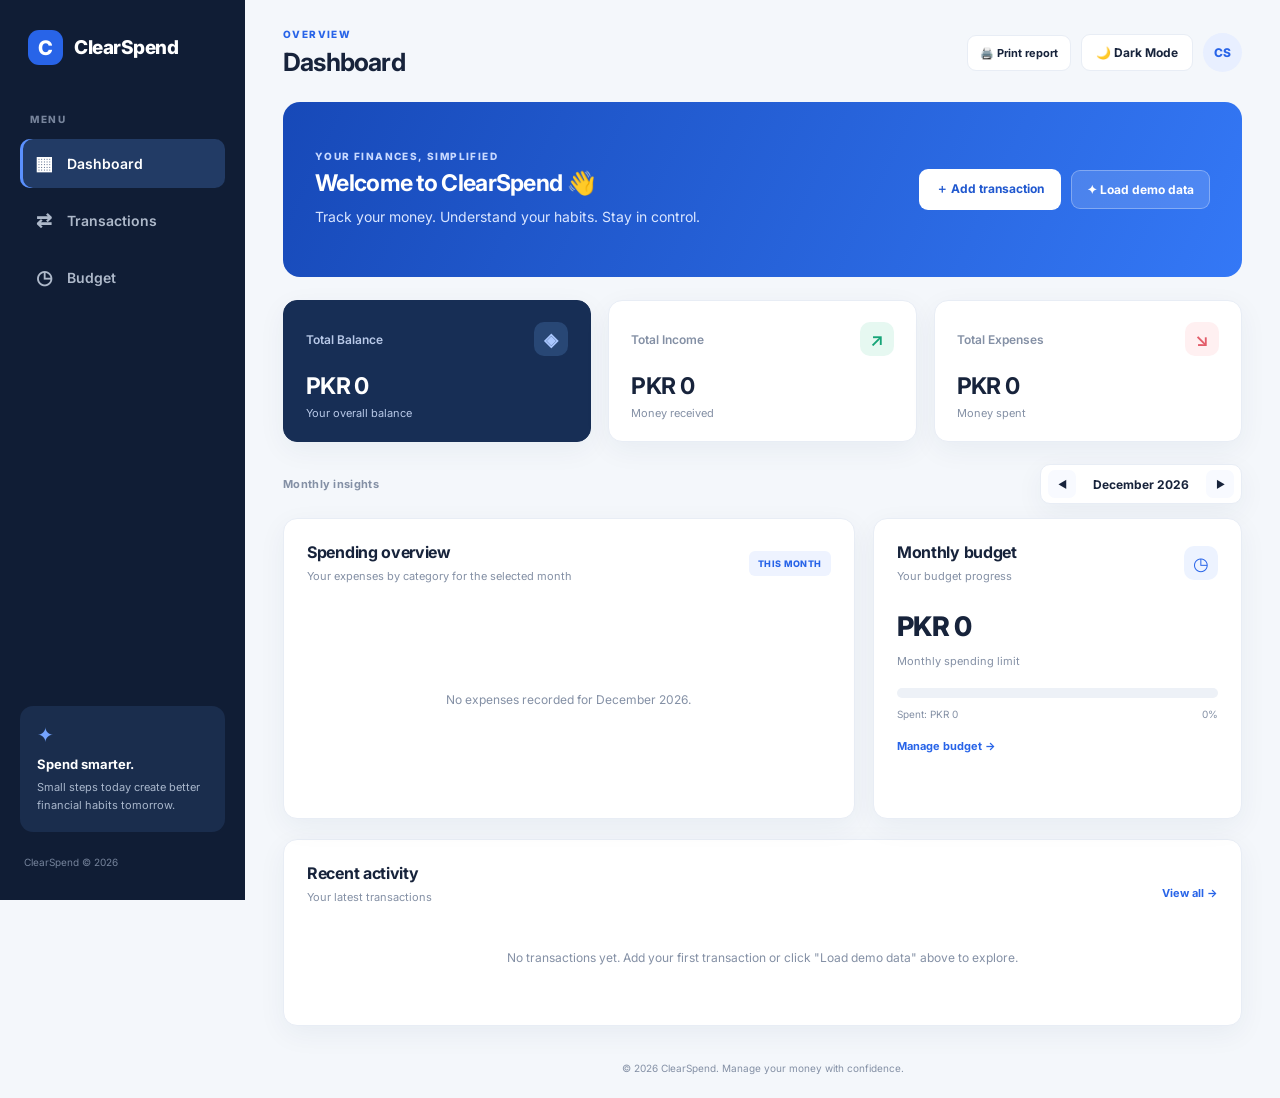
<file: index.html>
<!DOCTYPE html>
<html lang="en">
<head>
    <meta charset="UTF-8">
    <meta name="viewport" content="width=device-width, initial-scale=1.0">
    <meta name="description" content="ClearSpend — Smart personal expense tracker and monthly budget planner.">
    <title>ClearSpend | Dashboard</title>
    <link rel="icon" type="image/svg+xml" href="data:image/svg+xml,%3Csvg xmlns='http://www.w3.org/2000/svg' viewBox='0 0 64 64'%3E%3Crect width='64' height='64' rx='16' fill='%232864e8'/%3E%3Ctext x='32' y='44' font-family='Arial,sans-serif' font-size='36' font-weight='800' text-anchor='middle' fill='white'%3EC%3C/text%3E%3C/svg%3E">
    <link rel="preconnect" href="https://fonts.googleapis.com">
    <link href="https://fonts.googleapis.com/css2?family=Inter:wght@400;500;600;700;800&display=swap" rel="stylesheet">
    <link rel="stylesheet" href="style.css">
    <script>if (localStorage.getItem("clearSpendTheme") === "dark") document.documentElement.classList.add("dark-mode");</script>
</head>
<body>
<div class="app-layout">
    <aside class="sidebar">
        <a class="brand" href="index.html"><span class="brand-mark">C</span><span>ClearSpend</span></a>
        <p class="nav-label">MENU</p>
        <nav class="side-nav">
            <a class="nav-link active" href="index.html"><span>▦</span> Dashboard</a>
            <a class="nav-link" href="transactions.html"><span>⇄</span> Transactions</a>
            <a class="nav-link" href="budget.html"><span>◷</span> Budget</a>
        </nav>
        <div class="sidebar-bottom">
            <div class="sidebar-tip"><span>✦</span><strong>Spend smarter.</strong><p>Small steps today create better financial habits tomorrow.</p></div>
            <p class="sidebar-copy">ClearSpend © 2026</p>
        </div>
    </aside>

    <main class="dashboard">
        <header class="topbar">
            <div><p class="eyebrow">OVERVIEW</p><h1>Dashboard</h1></div>
            <div class="topbar-actions">
                <button class="secondary-button print-button" type="button" data-print-report>🖨️ Print report</button>
                <button class="theme-toggle" id="theme-toggle" type="button">🌙 Dark Mode</button>
                <div class="profile">CS</div>
            </div>
        </header>

        <section class="welcome">
            <div><p class="welcome-label">YOUR FINANCES, SIMPLIFIED</p><h2>Welcome to ClearSpend 👋</h2><p>Track your money. Understand your habits. Stay in control.</p></div>
            <div class="welcome-actions">
                <a class="welcome-button" href="transactions.html">＋ Add transaction</a>
                <button class="welcome-secondary-button" type="button" data-load-sample>✦ Load demo data</button>
            </div>
        </section>

        <section class="summary-grid">
            <article class="summary-card balance-card"><div class="card-top"><span>Total Balance</span><span class="card-icon">◈</span></div><h2 id="balance">PKR 0</h2><p>Your overall balance</p></article>
            <article class="summary-card"><div class="card-top"><span>Total Income</span><span class="card-icon income-icon">↗</span></div><h2 id="income">PKR 0</h2><p>Money received</p></article>
            <article class="summary-card"><div class="card-top"><span>Total Expenses</span><span class="card-icon expense-icon">↘</span></div><h2 id="expenses">PKR 0</h2><p>Money spent</p></article>
        </section>

        <div class="month-bar">
            <p class="month-bar-title">Monthly insights</p>
            <div class="month-picker">
                <button class="month-button" type="button" data-month-step="-1" aria-label="Previous month">◀</button>
                <span class="month-label">This Month</span>
                <button class="month-button" type="button" data-month-step="1" aria-label="Next month">▶</button>
                <button class="secondary-button month-reset" type="button" data-month-reset hidden>Today</button>
            </div>
        </div>

        <section class="content-grid">
            <article class="panel chart-panel">
                <div class="section-heading"><div><h2>Spending overview</h2><p>Your expenses by category for the selected month</p></div><span class="panel-tag month-tag">THIS MONTH</span></div>
                <div id="spending-chart" class="spending-chart"><p class="empty-state">Your spending chart will appear here when you add expenses.</p></div>
            </article>
            <article class="panel budget-panel">
                <div class="section-heading"><div><h2>Monthly budget</h2><p>Your budget progress</p></div><span class="panel-icon">◷</span></div>
                <div class="budget-number" id="dashboard-budget">PKR 0</div>
                <p class="muted">Monthly spending limit</p>
                <div class="progress-track"><div id="dashboard-progress-fill" class="progress-fill"></div></div>
                <div class="progress-labels"><span id="dashboard-spent">Spent: PKR 0</span><span id="dashboard-percent">0%</span></div>
                <a class="text-link" href="budget.html">Manage budget →</a>
            </article>
        </section>

        <section class="panel activity-panel">
            <div class="section-heading"><div><h2>Recent activity</h2><p>Your latest transactions</p></div><a class="text-link" href="transactions.html">View all →</a></div>
            <div id="recent-transactions"><p class="empty-state">No transactions yet. Add your first transaction to get started.</p></div>
        </section>

        <footer>© 2026 ClearSpend. Manage your money with confidence.</footer>
    </main>
</div>
<script src="script.js"></script>
</body>
</html>
</file>
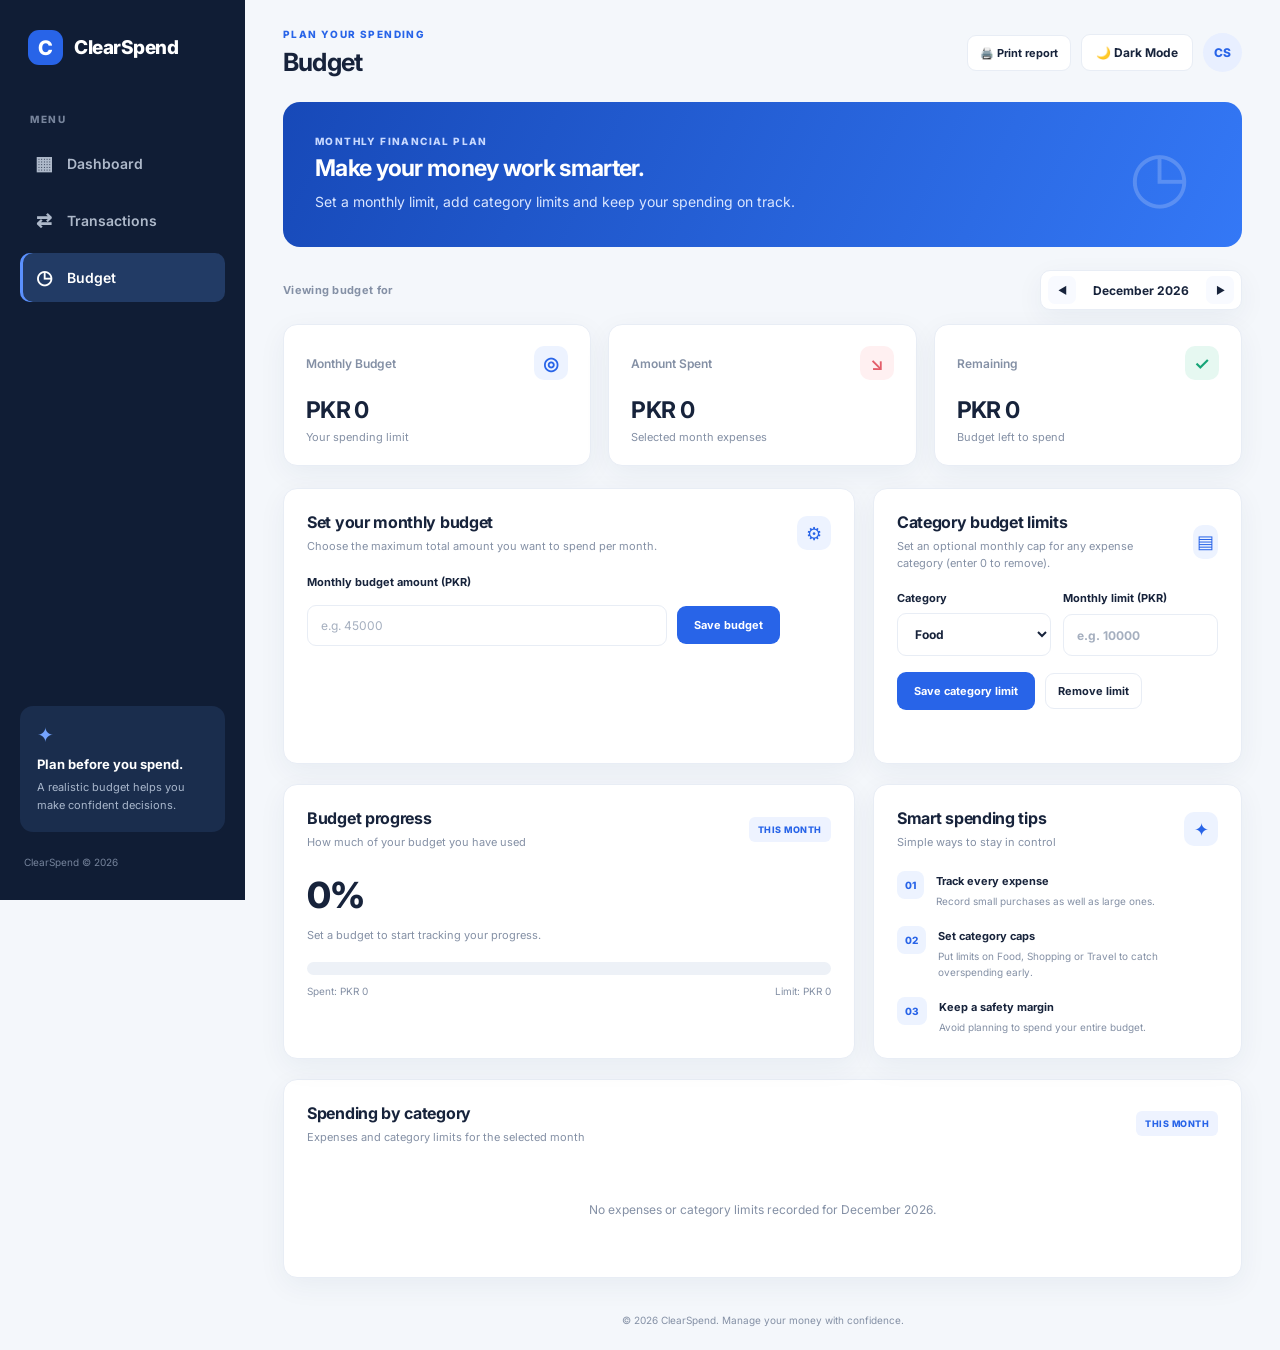
<file: budget.html>
<!DOCTYPE html>
<html lang="en">
<head>
    <meta charset="UTF-8">
    <meta name="viewport" content="width=device-width, initial-scale=1.0">
    <meta name="description" content="ClearSpend — Set monthly and per-category budgets and review your spending breakdown.">
    <title>ClearSpend | Budget</title>
    <link rel="icon" type="image/svg+xml" href="data:image/svg+xml,%3Csvg xmlns='http://www.w3.org/2000/svg' viewBox='0 0 64 64'%3E%3Crect width='64' height='64' rx='16' fill='%232864e8'/%3E%3Ctext x='32' y='44' font-family='Arial,sans-serif' font-size='36' font-weight='800' text-anchor='middle' fill='white'%3EC%3C/text%3E%3C/svg%3E">
    <link rel="preconnect" href="https://fonts.googleapis.com">
    <link href="https://fonts.googleapis.com/css2?family=Inter:wght@400;500;600;700;800&display=swap" rel="stylesheet">
    <link rel="stylesheet" href="style.css">
    <script>if (localStorage.getItem("clearSpendTheme") === "dark") document.documentElement.classList.add("dark-mode");</script>
</head>
<body>
<div class="app-layout">
    <aside class="sidebar">
        <a class="brand" href="index.html"><span class="brand-mark">C</span><span>ClearSpend</span></a>
        <p class="nav-label">MENU</p>
        <nav class="side-nav">
            <a class="nav-link" href="index.html"><span>▦</span> Dashboard</a>
            <a class="nav-link" href="transactions.html"><span>⇄</span> Transactions</a>
            <a class="nav-link active" href="budget.html"><span>◷</span> Budget</a>
        </nav>
        <div class="sidebar-bottom">
            <div class="sidebar-tip"><span>✦</span><strong>Plan before you spend.</strong><p>A realistic budget helps you make confident decisions.</p></div>
            <p class="sidebar-copy">ClearSpend © 2026</p>
        </div>
    </aside>

    <main class="dashboard">
        <header class="topbar">
            <div><p class="eyebrow">PLAN YOUR SPENDING</p><h1>Budget</h1></div>
            <div class="topbar-actions">
                <button class="secondary-button print-button" type="button" data-print-report>🖨️ Print report</button>
                <button class="theme-toggle" id="theme-toggle" type="button">🌙 Dark Mode</button>
                <div class="profile">CS</div>
            </div>
        </header>

        <section class="welcome compact-welcome">
            <div><p class="welcome-label">MONTHLY FINANCIAL PLAN</p><h2>Make your money work smarter.</h2><p>Set a monthly limit, add category limits and keep your spending on track.</p></div>
            <div class="welcome-symbol">◷</div>
        </section>

        <div class="month-bar">
            <p class="month-bar-title">Viewing budget for</p>
            <div class="month-picker">
                <button class="month-button" type="button" data-month-step="-1" aria-label="Previous month">◀</button>
                <span class="month-label">This Month</span>
                <button class="month-button" type="button" data-month-step="1" aria-label="Next month">▶</button>
                <button class="secondary-button month-reset" type="button" data-month-reset hidden>Today</button>
            </div>
        </div>

        <section class="summary-grid">
            <article class="summary-card"><div class="card-top"><span>Monthly Budget</span><span class="card-icon">◎</span></div><h2 id="budget-limit">PKR 0</h2><p>Your spending limit</p></article>
            <article class="summary-card"><div class="card-top"><span>Amount Spent</span><span class="card-icon expense-icon">↘</span></div><h2 id="budget-spent">PKR 0</h2><p>Selected month expenses</p></article>
            <article class="summary-card"><div class="card-top"><span>Remaining</span><span class="card-icon income-icon">✓</span></div><h2 id="budget-remaining">PKR 0</h2><p>Budget left to spend</p></article>
        </section>

        <section class="content-grid">
            <article class="panel budget-setup">
                <div class="section-heading"><div><h2>Set your monthly budget</h2><p>Choose the maximum total amount you want to spend per month.</p></div><span class="panel-icon">⚙</span></div>
                <form id="budget-form" class="budget-form">
                    <label for="monthly-budget">Monthly budget amount (PKR)</label>
                    <div class="budget-input-row"><input type="number" id="monthly-budget" min="1" step="0.01" placeholder="e.g. 45000" required><button class="primary-button" type="submit">Save budget</button></div>
                    <p id="budget-form-message" class="form-message" aria-live="polite"></p>
                </form>
            </article>

            <article class="panel budget-setup">
                <div class="section-heading"><div><h2>Category budget limits</h2><p>Set an optional monthly cap for any expense category (enter 0 to remove).</p></div><span class="panel-icon">▤</span></div>
                <form id="category-budget-form" class="budget-form">
                    <div class="category-budget-row">
                        <label>Category
                            <select id="category-budget-name" required>
                                <option value="Food">Food</option>
                                <option value="Travel">Travel</option>
                                <option value="Education">Education</option>
                                <option value="Shopping">Shopping</option>
                                <option value="Bills">Bills</option>
                                <option value="Health">Health</option>
                                <option value="Entertainment">Entertainment</option>
                                <option value="Other">Other</option>
                            </select>
                        </label>
                        <label>Monthly limit (PKR)
                            <input type="number" id="category-budget-amount" min="0" step="0.01" placeholder="e.g. 10000" required>
                        </label>
                    </div>
                    <div class="form-actions">
                        <button class="primary-button" type="submit">Save category limit</button>
                        <button class="secondary-button" id="clear-category-budget" type="button">Remove limit</button>
                    </div>
                    <p id="category-budget-message" class="form-message" aria-live="polite"></p>
                </form>
            </article>
        </section>

        <section class="content-grid">
            <article class="panel">
                <div class="section-heading"><div><h2>Budget progress</h2><p>How much of your budget you have used</p></div><span class="panel-tag month-tag">THIS MONTH</span></div>
                <div class="large-progress-number" id="budget-percent">0%</div>
                <p class="muted" id="budget-message">Set a budget to start tracking your progress.</p>
                <div class="progress-track large-track"><div id="budget-progress-fill" class="progress-fill"></div></div>
                <div class="progress-labels"><span id="progress-spent-label">Spent: PKR 0</span><span id="progress-limit-label">Limit: PKR 0</span></div>
            </article>
            <article class="panel">
                <div class="section-heading"><div><h2>Smart spending tips</h2><p>Simple ways to stay in control</p></div><span class="panel-icon">✦</span></div>
                <ul class="tips-list">
                    <li><span>01</span><div><strong>Track every expense</strong><p>Record small purchases as well as large ones.</p></div></li>
                    <li><span>02</span><div><strong>Set category caps</strong><p>Put limits on Food, Shopping or Travel to catch overspending early.</p></div></li>
                    <li><span>03</span><div><strong>Keep a safety margin</strong><p>Avoid planning to spend your entire budget.</p></div></li>
                </ul>
            </article>
        </section>

        <section class="panel activity-panel">
            <div class="section-heading"><div><h2>Spending by category</h2><p>Expenses and category limits for the selected month</p></div><span class="panel-tag month-tag">THIS MONTH</span></div>
            <div id="category-report" class="category-report"><p class="empty-state">Your category report will appear when you add expenses.</p></div>
        </section>
        <footer>© 2026 ClearSpend. Manage your money with confidence.</footer>
    </main>
</div>
<script src="script.js"></script>
</body>
</html>
</file>
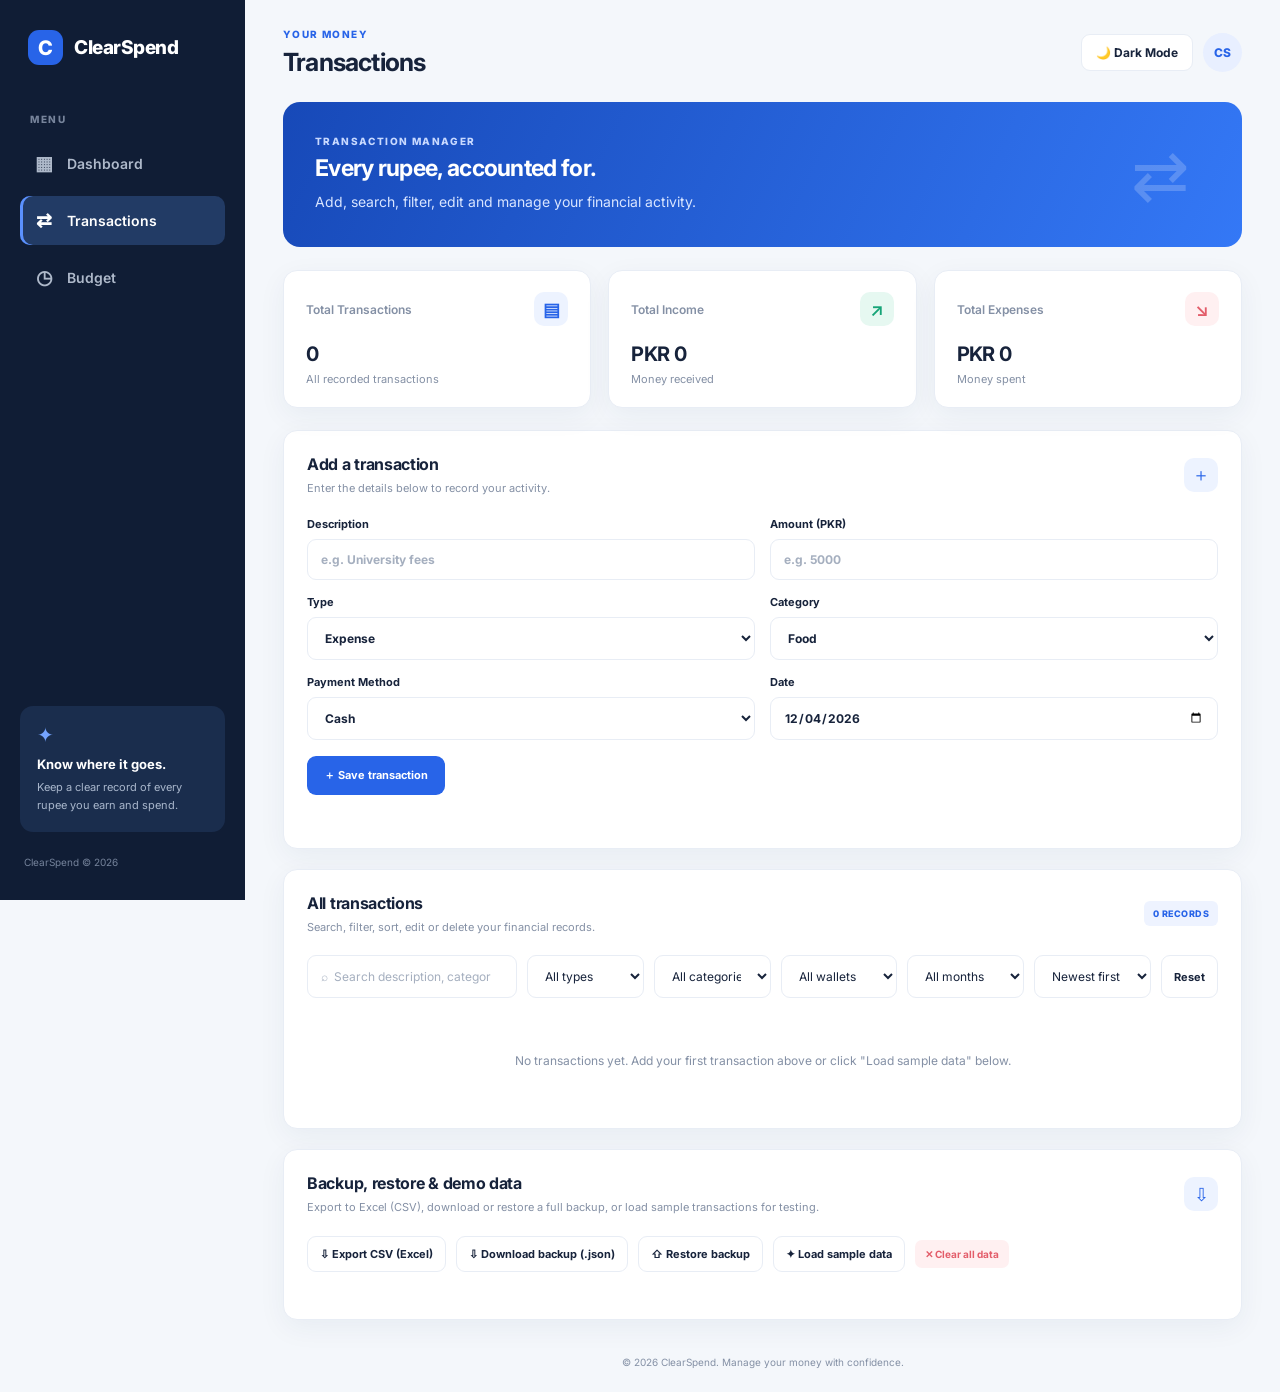
<file: transactions.html>
<!DOCTYPE html>
<html lang="en">
<head>
    <meta charset="UTF-8">
    <meta name="viewport" content="width=device-width, initial-scale=1.0">
    <meta name="description" content="ClearSpend — Add, edit, filter, and back up your income and expense transactions.">
    <title>ClearSpend | Transactions</title>
    <link rel="icon" type="image/svg+xml" href="data:image/svg+xml,%3Csvg xmlns='http://www.w3.org/2000/svg' viewBox='0 0 64 64'%3E%3Crect width='64' height='64' rx='16' fill='%232864e8'/%3E%3Ctext x='32' y='44' font-family='Arial,sans-serif' font-size='36' font-weight='800' text-anchor='middle' fill='white'%3EC%3C/text%3E%3C/svg%3E">
    <link rel="preconnect" href="https://fonts.googleapis.com">
    <link href="https://fonts.googleapis.com/css2?family=Inter:wght@400;500;600;700;800&display=swap" rel="stylesheet">
    <link rel="stylesheet" href="style.css">
    <script>if (localStorage.getItem("clearSpendTheme") === "dark") document.documentElement.classList.add("dark-mode");</script>
</head>
<body>
<div class="app-layout">
    <aside class="sidebar">
        <a class="brand" href="index.html"><span class="brand-mark">C</span><span>ClearSpend</span></a>
        <p class="nav-label">MENU</p>
        <nav class="side-nav">
            <a class="nav-link" href="index.html"><span>▦</span> Dashboard</a>
            <a class="nav-link active" href="transactions.html"><span>⇄</span> Transactions</a>
            <a class="nav-link" href="budget.html"><span>◷</span> Budget</a>
        </nav>
        <div class="sidebar-bottom">
            <div class="sidebar-tip"><span>✦</span><strong>Know where it goes.</strong><p>Keep a clear record of every rupee you earn and spend.</p></div>
            <p class="sidebar-copy">ClearSpend © 2026</p>
        </div>
    </aside>

    <main class="dashboard">
        <header class="topbar">
            <div><p class="eyebrow">YOUR MONEY</p><h1>Transactions</h1></div>
            <div class="topbar-actions"><button class="theme-toggle" id="theme-toggle" type="button">🌙 Dark Mode</button><div class="profile">CS</div></div>
        </header>

        <section class="welcome compact-welcome">
            <div><p class="welcome-label">TRANSACTION MANAGER</p><h2>Every rupee, accounted for.</h2><p>Add, search, filter, edit and manage your financial activity.</p></div>
            <div class="welcome-symbol">⇄</div>
        </section>

        <section class="summary-grid small-summary">
            <article class="summary-card"><div class="card-top"><span>Total Transactions</span><span class="card-icon">▤</span></div><h2 id="transaction-count">0</h2><p>All recorded transactions</p></article>
            <article class="summary-card"><div class="card-top"><span>Total Income</span><span class="card-icon income-icon">↗</span></div><h2 id="transaction-income">PKR 0</h2><p>Money received</p></article>
            <article class="summary-card"><div class="card-top"><span>Total Expenses</span><span class="card-icon expense-icon">↘</span></div><h2 id="transaction-expenses">PKR 0</h2><p>Money spent</p></article>
        </section>

        <section class="panel form-panel">
            <div class="section-heading"><div><h2 id="form-title">Add a transaction</h2><p id="form-subtitle">Enter the details below to record your activity.</p></div><span class="panel-icon">＋</span></div>
            <form id="transaction-form" class="transaction-form">
                <div class="form-grid">
                    <label>Description<input type="text" id="description" placeholder="e.g. University fees" maxlength="60" required></label>
                    <label>Amount (PKR)<input type="number" id="amount" placeholder="e.g. 5000" min="1" step="0.01" required></label>
                    <label>Type<select id="type" required><option value="Expense">Expense</option><option value="Income">Income</option></select></label>
                    <label>Category<select id="category" required><option value="Food">Food</option><option value="Travel">Travel</option><option value="Education">Education</option><option value="Shopping">Shopping</option><option value="Bills">Bills</option><option value="Health">Health</option><option value="Entertainment">Entertainment</option><option value="Other">Other</option></select></label>
                    <label>Payment Method<select id="payment-method" required><option value="Cash">Cash</option><option value="JazzCash">JazzCash</option><option value="Easypaisa">Easypaisa</option><option value="Bank / Card">Bank / Card</option></select></label>
                    <label>Date<input type="date" id="transaction-date" required></label>
                </div>
                <div class="form-actions">
                    <button class="primary-button" id="form-submit" type="submit">＋ Save transaction</button>
                    <button class="secondary-button" id="cancel-edit" type="button" hidden>Cancel</button>
                </div>
                <p id="form-message" class="form-message" aria-live="polite"></p>
            </form>
        </section>

        <section class="panel activity-panel">
            <div class="section-heading"><div><h2>All transactions</h2><p>Search, filter, sort, edit or delete your financial records.</p></div><span class="panel-tag" id="filtered-count">0 RECORDS</span></div>
            <div class="filter-row">
                <input type="search" id="transaction-search" aria-label="Search transactions" placeholder="⌕  Search description, category or wallet...">
                <select id="filter-type" aria-label="Filter by type"><option value="All">All types</option><option value="Income">Income</option><option value="Expense">Expense</option></select>
                <select id="filter-category" aria-label="Filter by category"><option value="All">All categories</option></select>
                <select id="filter-method" aria-label="Filter by payment method"><option value="All">All wallets</option><option value="Cash">Cash</option><option value="JazzCash">JazzCash</option><option value="Easypaisa">Easypaisa</option><option value="Bank / Card">Bank / Card</option></select>
                <select id="filter-month" aria-label="Filter by month"><option value="All">All months</option></select>
                <select id="sort-by" aria-label="Sort transactions"><option value="newest">Newest first</option><option value="oldest">Oldest first</option><option value="highest">Highest amount</option><option value="lowest">Lowest amount</option></select>
                <button class="secondary-button" id="clear-filters" type="button">Reset</button>
            </div>
            <div id="transaction-list" class="transaction-list"><p class="empty-state">No transactions yet. Add your first transaction above.</p></div>
        </section>

        <section class="panel backup-panel">
            <div class="section-heading"><div><h2>Backup, restore &amp; demo data</h2><p>Export to Excel (CSV), download or restore a full backup, or load sample transactions for testing.</p></div><span class="panel-icon">⇩</span></div>
            <div class="backup-actions">
                <button class="secondary-button" id="export-csv" type="button">⇩ Export CSV (Excel)</button>
                <button class="secondary-button" id="export-json" type="button">⇩ Download backup (.json)</button>
                <button class="secondary-button" id="import-button" type="button">⇧ Restore backup</button>
                <button class="secondary-button" id="load-sample" type="button" data-load-sample>✦ Load sample data</button>
                <button class="delete-button" id="clear-all-data" type="button">✕ Clear all data</button>
                <input type="file" id="import-file" accept=".json,application/json" hidden>
            </div>
            <p id="backup-message" class="form-message" aria-live="polite"></p>
        </section>
        <footer>© 2026 ClearSpend. Manage your money with confidence.</footer>
    </main>
</div>
<script src="script.js"></script>
</body>
</html>
</file>
<file: style.css>
:root {
    --bg: #f4f7fb;
    --surface: #ffffff;
    --surface-soft: #f8faff;
    --text: #17233b;
    --muted: #8490a5;
    --border: #e8edf5;
    --primary: #2864e8;
    --primary-dark: #174bc1;
    --sidebar: #101d35;
    --green: #16a477;
    --amber: #e8a23a;
    --red: #e35d6a;
    --shadow: 0 8px 28px rgba(26, 48, 85, .055);
}
* { box-sizing: border-box; }
html { scroll-behavior: smooth; }
body {
    margin: 0;
    font-family: "Inter", Arial, sans-serif;
    background: var(--bg);
    color: var(--text);
    font-size: 14px;
}
a { color: inherit; text-decoration: none; }
button, input, select { font: inherit; }
button { cursor: pointer; }
[hidden] { display: none !important; }
.app-layout { min-height: 100vh; }
.sidebar {
    width: 245px;
    background: var(--sidebar);
    color: #fff;
    position: fixed;
    inset: 0 auto 0 0;
    padding: 30px 20px 22px;
    display: flex;
    flex-direction: column;
    z-index: 5;
}
.brand { display: flex; align-items: center; gap: 11px; font-size: 19px; font-weight: 800; letter-spacing: -.5px; padding: 0 8px; }
.brand-mark {
    width: 35px; height: 35px; border-radius: 11px;
    display: grid; place-items: center; background: #2864e8;
    color: #fff; font-size: 20px; font-weight: 800;
}
.nav-label { color: #77849b; font-size: 10px; font-weight: 800; letter-spacing: 1.5px; margin: 48px 10px 14px; }
.side-nav { display: grid; gap: 8px; }
.nav-link {
    display: flex; align-items: center; gap: 13px; padding: 13px 14px;
    border-radius: 10px; color: #aeb9ca; font-weight: 600; transition: .2s;
}
.nav-link span { font-size: 19px; width: 20px; text-align: center; }
.nav-link:hover, .nav-link.active { color: #fff; background: #223b65; }
.nav-link.active { box-shadow: inset 3px 0 #5b91ff; }
.sidebar-bottom { margin-top: auto; }
.sidebar-tip { background: #1a2d4d; padding: 17px; border-radius: 13px; }
.sidebar-tip > span { color: #75a4ff; font-size: 20px; }
.sidebar-tip strong { display: block; margin: 9px 0 6px; font-size: 13px; }
.sidebar-tip p { color: #a9b7cc; font-size: 11px; line-height: 1.7; margin: 0; }
.sidebar-copy { color: #75839b; font-size: 10px; padding: 14px 4px 0; }
.dashboard { margin-left: 245px; padding: 28px 38px 20px; max-width: 1700px; }
.topbar { display: flex; justify-content: space-between; align-items: center; gap: 15px; margin-bottom: 25px; }
.eyebrow, .welcome-label { color: var(--primary); font-size: 10px; font-weight: 800; letter-spacing: 1.4px; margin: 0 0 7px; }
.topbar h1 { font-size: 25px; letter-spacing: -.8px; margin: 0; }
.topbar-actions { display: flex; align-items: center; gap: 10px; }
.theme-toggle {
    border: 1px solid var(--border); background: var(--surface); color: var(--text);
    padding: 10px 14px; border-radius: 9px; font-size: 12px; font-weight: 700;
}
.theme-toggle:hover { border-color: var(--primary); }
.profile {
    width: 39px; height: 39px; border-radius: 50%; background: #e8efff;
    color: var(--primary); display: grid; place-items: center; font-weight: 800; font-size: 12px;
}
.welcome {
    min-height: 175px; padding: 30px 32px; border-radius: 17px;
    background: linear-gradient(115deg, #1749b8, #3478f6);
    color: #fff; display: flex; justify-content: space-between; align-items: center;
    gap: 20px; margin-bottom: 23px; overflow: hidden;
}
.welcome-label { color: #c8d9ff; }
.welcome h2 { font-size: 23px; letter-spacing: -.7px; margin: 0 0 9px; }
.welcome p:not(.welcome-label) { color: #d9e5ff; margin: 0; line-height: 1.6; }
.welcome-actions { display: flex; flex-wrap: wrap; align-items: center; gap: 10px; }
.welcome-button {
    background: #fff; color: #2058cf; border-radius: 9px; padding: 12px 17px;
    font-weight: 700; white-space: nowrap; font-size: 12px;
}
.welcome-button:hover { background: #eaf0ff; }
.welcome-secondary-button {
    background: rgba(255, 255, 255, .14); color: #fff;
    border: 1px solid rgba(255, 255, 255, .3); border-radius: 9px;
    padding: 11px 15px; font-weight: 700; white-space: nowrap; font-size: 12px;
}
.welcome-secondary-button:hover { background: rgba(255, 255, 255, .24); }
.welcome-symbol { font-size: 70px; color: rgba(255,255,255,.2); padding: 0 20px; }
.compact-welcome { min-height: 145px; }
.summary-grid { display: grid; grid-template-columns: repeat(3, minmax(0, 1fr)); gap: 17px; margin-bottom: 22px; }
.summary-card, .panel {
    background: var(--surface); border: 1px solid var(--border);
    border-radius: 14px; box-shadow: var(--shadow);
}
.summary-card { padding: 21px 22px; min-width: 0; }
.card-top { display: flex; align-items: center; justify-content: space-between; color: var(--muted); font-size: 12px; font-weight: 600; }
.card-icon, .panel-icon {
    width: 34px; height: 34px; display: grid; place-items: center;
    border-radius: 10px; background: #edf3ff; color: var(--primary); font-size: 18px;
}
.income-icon { background: #e6f8f1; color: var(--green); }
.expense-icon { background: #fff0f1; color: var(--red); }
.summary-card h2 { font-size: 23px; letter-spacing: -.7px; margin: 16px 0 6px; overflow-wrap: anywhere; }
.summary-card p { color: var(--muted); font-size: 11px; margin: 0; }
.balance-card { background: #172e55; border-color: #172e55; color: #fff; }
.balance-card .card-top, .balance-card p { color: #b8c9e8; }
.balance-card .card-icon { background: #284775; color: #a9c7ff; }
.content-grid { display: grid; grid-template-columns: minmax(0, 1.55fr) minmax(260px, 1fr); gap: 18px; margin-bottom: 20px; }
.panel { padding: 23px; min-width: 0; }
.section-heading { display: flex; justify-content: space-between; align-items: center; gap: 12px; margin-bottom: 20px; }
.section-heading h2 { margin: 0 0 6px; font-size: 16px; letter-spacing: -.3px; }
.section-heading p { color: var(--muted); margin: 0; font-size: 11px; line-height: 1.5; }
.panel-tag { background: #eef3ff; color: var(--primary); padding: 7px 9px; border-radius: 6px; font-size: 9px; font-weight: 800; letter-spacing: .5px; white-space: nowrap; }
.spending-chart { min-height: 190px; display: flex; flex-direction: column; gap: 15px; justify-content: center; }
.chart-row { display: grid; grid-template-columns: 90px minmax(50px, 1fr) 95px; align-items: center; gap: 12px; }
.chart-category { color: var(--muted); font-size: 11px; }
.chart-track { height: 10px; border-radius: 20px; background: #edf1f7; overflow: hidden; }
.chart-fill { height: 100%; border-radius: 20px; background: linear-gradient(90deg, #2864e8, #69a0ff); }
.chart-value { font-size: 10px; font-weight: 700; text-align: right; }
.budget-number { font-size: 27px; font-weight: 800; margin: 25px 0 5px; letter-spacing: -.7px; }
.muted { color: var(--muted); font-size: 11px; }
.progress-track { height: 10px; background: #edf1f7; border-radius: 20px; overflow: hidden; margin-top: 20px; }
.progress-fill { width: 0; height: 100%; border-radius: 20px; background: var(--green); transition: width .35s ease; }
.progress-fill.warning { background: var(--amber); }
.progress-fill.danger { background: var(--red); }
.progress-labels { display: flex; justify-content: space-between; gap: 10px; color: var(--muted); font-size: 10px; margin-top: 10px; }
.text-link { color: var(--primary); font-size: 11px; font-weight: 700; display: inline-block; margin-top: 19px; }
.text-link:hover { color: var(--primary-dark); }
.activity-panel { margin-bottom: 20px; }
.empty-state { color: var(--muted); font-size: 12px; text-align: center; padding: 25px 10px; }
.transaction-list { display: grid; gap: 10px; }
.transaction-item {
    display: flex; align-items: center; justify-content: space-between; gap: 14px;
    padding: 14px 15px; border: 1px solid var(--border); border-radius: 11px;
    background: var(--surface-soft);
}
.transaction-main { display: flex; align-items: center; gap: 12px; min-width: 0; }
.transaction-symbol {
    flex: 0 0 38px; width: 38px; height: 38px; display: grid; place-items: center;
    border-radius: 11px; background: #edf3ff; color: var(--primary); font-size: 17px;
}
.transaction-item h3 { font-size: 12px; margin: 0 0 5px; overflow-wrap: anywhere; }
.transaction-item p { color: var(--muted); font-size: 10px; margin: 0; display: flex; flex-wrap: wrap; align-items: center; gap: 5px; }
.method-badge {
    display: inline-block; padding: 2px 7px; border-radius: 5px;
    background: #eef3ff; color: var(--primary); font-size: 9px; font-weight: 700;
}
.transaction-right { display: flex; align-items: center; gap: 13px; }
.transaction-actions { display: flex; align-items: center; gap: 6px; }
.transaction-amount { font-size: 12px; font-weight: 800; white-space: nowrap; }
.income-text { color: var(--green); }
.expense-text { color: var(--red); }
.edit-button, .delete-button {
    border: 0; border-radius: 7px; padding: 8px 10px;
    font-size: 10px; font-weight: 700;
}
.edit-button { background: #edf3ff; color: var(--primary); }
.edit-button:hover { background: #dbe7ff; }
.delete-button { background: #fff0f1; color: var(--red); }
.delete-button:hover { background: #ffdcdf; }
.transaction-item.is-editing { border-color: var(--primary); box-shadow: 0 0 0 2px rgba(40,100,232,.14); }
.form-panel, .budget-setup, .backup-panel { margin-bottom: 20px; }
.content-grid .budget-setup { margin-bottom: 0; }
.form-actions, .backup-actions { display: flex; flex-wrap: wrap; align-items: center; gap: 10px; }
.backup-actions { margin-bottom: 10px; }
.month-bar {
    display: flex; align-items: center; justify-content: space-between;
    gap: 12px; margin-bottom: 14px; flex-wrap: wrap;
}
.month-bar-title { margin: 0; font-size: 11px; font-weight: 700; color: var(--muted); letter-spacing: .3px; }
.month-picker {
    display: inline-flex; align-items: center; gap: 6px;
    background: var(--surface); border: 1px solid var(--border);
    border-radius: 10px; padding: 5px 7px; box-shadow: var(--shadow);
}
.month-button {
    border: 0; background: var(--surface-soft); color: var(--text);
    width: 28px; height: 28px; border-radius: 7px; font-size: 10px;
    display: grid; place-items: center;
}
.month-button:hover { background: #edf3ff; color: var(--primary); }
.month-label { font-size: 12px; font-weight: 700; min-width: 118px; text-align: center; padding: 0 4px; }
.month-reset { padding: 6px 10px; font-size: 10px; }
.transaction-form, .budget-form { display: grid; gap: 16px; }
.form-grid { display: grid; grid-template-columns: repeat(2, minmax(0, 1fr)); gap: 15px; }
.category-budget-row { display: grid; grid-template-columns: repeat(2, minmax(0, 1fr)); gap: 12px; }
.form-grid label, .budget-form label { display: grid; gap: 8px; color: var(--text); font-size: 11px; font-weight: 700; }
.full-field { grid-column: 1 / -1; }
input, select {
    width: 100%; min-width: 0; background: var(--surface); color: var(--text);
    border: 1px solid var(--border); border-radius: 9px; padding: 12px 13px;
    outline: none; font-size: 12px; transition: border .2s, box-shadow .2s;
}
input:focus, select:focus { border-color: var(--primary); box-shadow: 0 0 0 3px rgba(40,100,232,.1); }
input::placeholder { color: #a5afbf; }
.primary-button {
    border: 0; border-radius: 9px; background: var(--primary); color: #fff;
    padding: 12px 17px; font-size: 11px; font-weight: 700; width: fit-content;
}
.primary-button:hover { background: var(--primary-dark); }
.secondary-button {
    border: 1px solid var(--border); background: var(--surface); color: var(--text);
    padding: 10px 12px; border-radius: 9px; font-size: 11px; font-weight: 700;
}
.secondary-button:hover { border-color: var(--primary); color: var(--primary); }
.form-message { min-height: 14px; margin: 0; color: var(--green); font-size: 11px; }
.form-message.error { color: var(--red); }
.filter-row {
    display: grid;
    grid-template-columns: minmax(170px, 1.8fr) repeat(5, minmax(110px, 1fr)) auto;
    gap: 10px;
    margin-bottom: 18px;
}
.small-summary .summary-card h2 { font-size: 20px; }
.budget-input-row { display: flex; gap: 10px; align-items: center; }
.budget-input-row input { max-width: 360px; }
.large-progress-number { font-size: 36px; font-weight: 800; letter-spacing: -1px; margin-top: 22px; }
.large-track { height: 13px; }
.tips-list { list-style: none; margin: 0; padding: 0; display: grid; gap: 17px; }
.tips-list li { display: flex; gap: 12px; align-items: flex-start; }
.tips-list li > span { background: #edf3ff; color: var(--primary); border-radius: 8px; padding: 8px; font-size: 10px; font-weight: 800; }
.tips-list strong { font-size: 11px; }
.tips-list p { color: var(--muted); font-size: 10px; line-height: 1.6; margin: 5px 0 0; }
.category-report { display: grid; gap: 14px; }
.category-row { display: grid; grid-template-columns: 110px 1fr auto; gap: 12px; align-items: center; }
.category-row span { font-size: 11px; color: var(--muted); font-weight: 600; }
.category-meta { display: flex; align-items: center; justify-content: flex-end; gap: 8px; white-space: nowrap; }
.category-row strong { text-align: right; font-size: 11px; }
.category-limit-badge {
    font-size: 9px; font-weight: 800; padding: 3px 6px; border-radius: 5px;
    background: #eef3ff; color: var(--primary);
}
.category-limit-badge.warning { background: #fff4e3; color: #b87414; }
.category-limit-badge.danger { background: #fff0f1; color: var(--red); }
.category-track { height: 8px; border-radius: 20px; background: #edf1f7; overflow: hidden; }
.category-track div { height: 100%; background: #4d83ed; border-radius: 20px; transition: width .3s ease; }
.category-track div.warning { background: var(--amber); }
.category-track div.danger { background: var(--red); }
footer { color: var(--muted); text-align: center; font-size: 10px; padding: 16px 0 4px; }

/* DARK THEME (class is set on <html>) */
html.dark-mode {
    --bg: #0b1220;
    --surface: #172235;
    --surface-soft: #1b2a40;
    --text: #e8edf6;
    --muted: #a0aec2;
    --border: #2a3a52;
    --shadow: 0 8px 28px rgba(0,0,0,.12);
}
html.dark-mode .theme-toggle { background: #26364e; color: #fff; border-color: #34445d; }
html.dark-mode .profile { background: #26364e; color: #fff; }
html.dark-mode .balance-card { background: #172e55; border-color: #294b79; }
html.dark-mode .balance-card .card-top, html.dark-mode .balance-card p { color: #b8c9e8; }
html.dark-mode .balance-card h2 { color: #fff; }
html.dark-mode .chart-track, html.dark-mode .progress-track,
html.dark-mode .category-track { background: #34445d; }
html.dark-mode .panel-tag, html.dark-mode .card-icon,
html.dark-mode .panel-icon, html.dark-mode .method-badge,
html.dark-mode .category-limit-badge { background: #263b5c; color: #9bbcff; }
html.dark-mode .category-limit-badge.warning { background: #4a391f; color: #f7c375; }
html.dark-mode .category-limit-badge.danger { background: #4b2935; color: #ff9ca5; }
html.dark-mode .income-icon { background: #173f39; color: #63d5ad; }
html.dark-mode .expense-icon { background: #4b2935; color: #ff9ca5; }
html.dark-mode .transaction-symbol { background: #263b5c; color: #9bbcff; }
html.dark-mode .edit-button { background: #263b5c; color: #9bbcff; }
html.dark-mode .edit-button:hover { background: #314b73; }
html.dark-mode .delete-button { background: #4b2935; color: #ff9ca5; }
html.dark-mode .month-button { background: #26364e; color: #e8edf6; }
html.dark-mode .month-button:hover { background: #314b73; color: #fff; }
html.dark-mode .tips-list li > span { background: #263b5c; color: #9bbcff; }
html.dark-mode input, html.dark-mode select { background: #111c2d; color: #e8edf6; }
html.dark-mode .secondary-button { background: #1b2a40; color: #e8edf6; }
html.dark-mode .welcome { background: linear-gradient(115deg, #153b91, #245bc1); }

@media (max-width: 1150px) {
    .sidebar { width: 210px; }
    .dashboard { margin-left: 210px; padding: 25px; }
    .filter-row { grid-template-columns: repeat(3, 1fr); }
}
@media (max-width: 760px) {
    .sidebar { position: relative; width: 100%; height: auto; padding: 14px 16px; }
    .brand { padding: 0; }
    .nav-label, .sidebar-bottom { display: none; }
    .side-nav { display: flex; gap: 6px; margin-top: 14px; overflow-x: auto; }
    .nav-link { padding: 10px 12px; font-size: 11px; white-space: nowrap; }
    .nav-link span { font-size: 15px; }
    .dashboard { margin-left: 0; padding: 22px 16px; }
    .topbar h1 { font-size: 22px; }
    .welcome { padding: 24px 20px; min-height: 160px; }
    .welcome h2 { font-size: 19px; }
    .welcome-symbol { display: none; }
    .summary-grid { gap: 10px; }
    .summary-card { padding: 15px 13px; }
    .summary-card h2 { font-size: 17px; }
    .card-top { font-size: 10px; }
    .card-icon { width: 29px; height: 29px; }
    .content-grid { grid-template-columns: 1fr; }
    .filter-row { grid-template-columns: 1fr 1fr; }
    .panel { padding: 18px; }
}
@media (max-width: 480px) {
    .topbar { align-items: flex-start; }
    .topbar-actions { gap: 7px; }
    .theme-toggle, .print-button { padding: 9px; font-size: 10px; }
    .profile { width: 34px; height: 34px; }
    .welcome { display: block; }
    .welcome-actions { margin-top: 17px; }
    .summary-grid, .small-summary, .form-grid, .category-budget-row, .filter-row { grid-template-columns: 1fr; }
    .summary-card { padding: 16px; }
    .summary-card h2 { font-size: 21px; }
    .full-field { grid-column: auto; }
    .budget-input-row { align-items: stretch; flex-direction: column; }
    .budget-input-row input { max-width: none; }
    .chart-row { grid-template-columns: 70px minmax(40px, 1fr) 78px; gap: 8px; }
    .category-row { grid-template-columns: 75px 1fr auto; gap: 8px; }
    .transaction-item { align-items: flex-start; }
    .transaction-right { flex-direction: column; align-items: flex-end; gap: 7px; }
}

/* PRINTABLE MONTHLY REPORT */
@media print {
    body, html.dark-mode {
        --bg: #ffffff;
        --surface: #ffffff;
        --surface-soft: #f9fafb;
        --text: #111827;
        --muted: #4b5563;
        --border: #d1d5db;
        background: #ffffff !important;
        color: #111827 !important;
    }
    .sidebar, .topbar-actions, .welcome-actions, .welcome-symbol,
    .month-button, .month-reset, .budget-setup, .form-panel,
    .filter-row, .backup-panel, .transaction-actions, .text-link {
        display: none !important;
    }
    .dashboard { margin-left: 0 !important; padding: 0 !important; max-width: none !important; }
    .welcome {
        background: #f3f4f6 !important; color: #111827 !important;
        border: 1px solid #d1d5db; min-height: 0; padding: 16px 20px;
    }
    .welcome-label, .welcome h2, .welcome p:not(.welcome-label) { color: #111827 !important; }
    .summary-card, .panel, .balance-card {
        box-shadow: none !important; border: 1px solid #d1d5db !important;
        background: #ffffff !important; color: #111827 !important;
        break-inside: avoid;
    }
    .balance-card .card-top, .balance-card p, .balance-card h2 { color: #111827 !important; }
}
</file>
